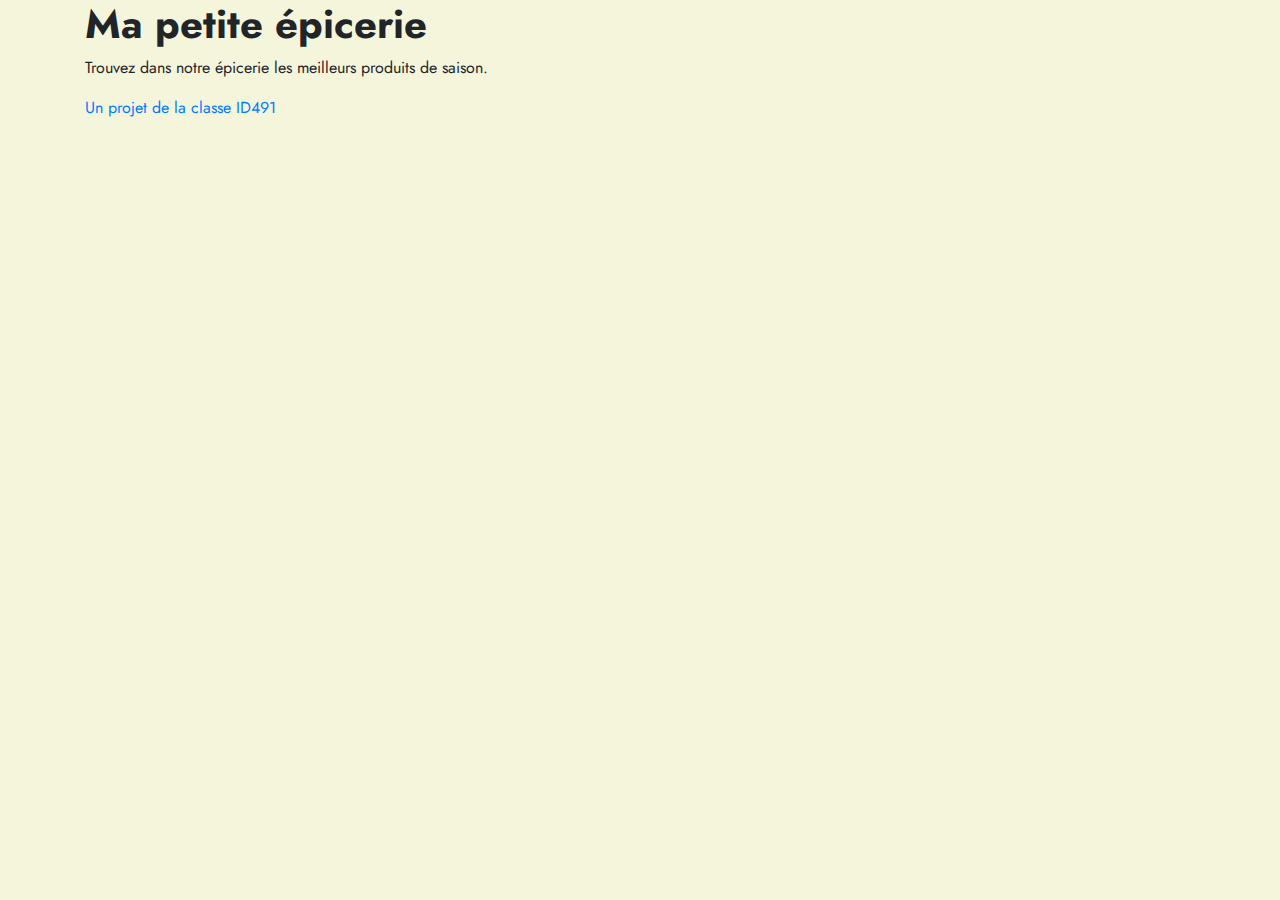
<file: index.html>
<!DOCTYPE html>
<html dir="ltr" lang="fr">

<head>
  <meta charset="utf-8">
  <title>Ma petite épicerie</title>
  <link href="https://fonts.googleapis.com/css2?family=Jost&display=swap" rel="stylesheet">
  <link href="css/bootstrap.min.css" rel="stylesheet">
  <link href="css/style.css" rel="stylesheet">
  <style>
    /* Mes styles à moi */
    body {
      background-color: beige;
      font-family: 'Jost', sans-serif;
    }
  </style>

</head>

<body>
  <div class="container">
    <header class="row" id="Titre">
      <div class="col-md-12">
        <h1>
          <b>Ma petite épicerie</b>
        </h1>
    </header>

    <section class="row" id="Histoire">
      <div class="col-md-12">
        <p>Trouvez dans notre épicerie les meilleurs produits de saison.</p>
      </div>
    </section>
    <footer class="row" id="pied">
      <div class="col-md-12">
        <a href="https://github.com/eracom-id491">Un projet de la classe ID491</a>
      </div>
    </footer>
  </div>
</body>

</html>
</file>
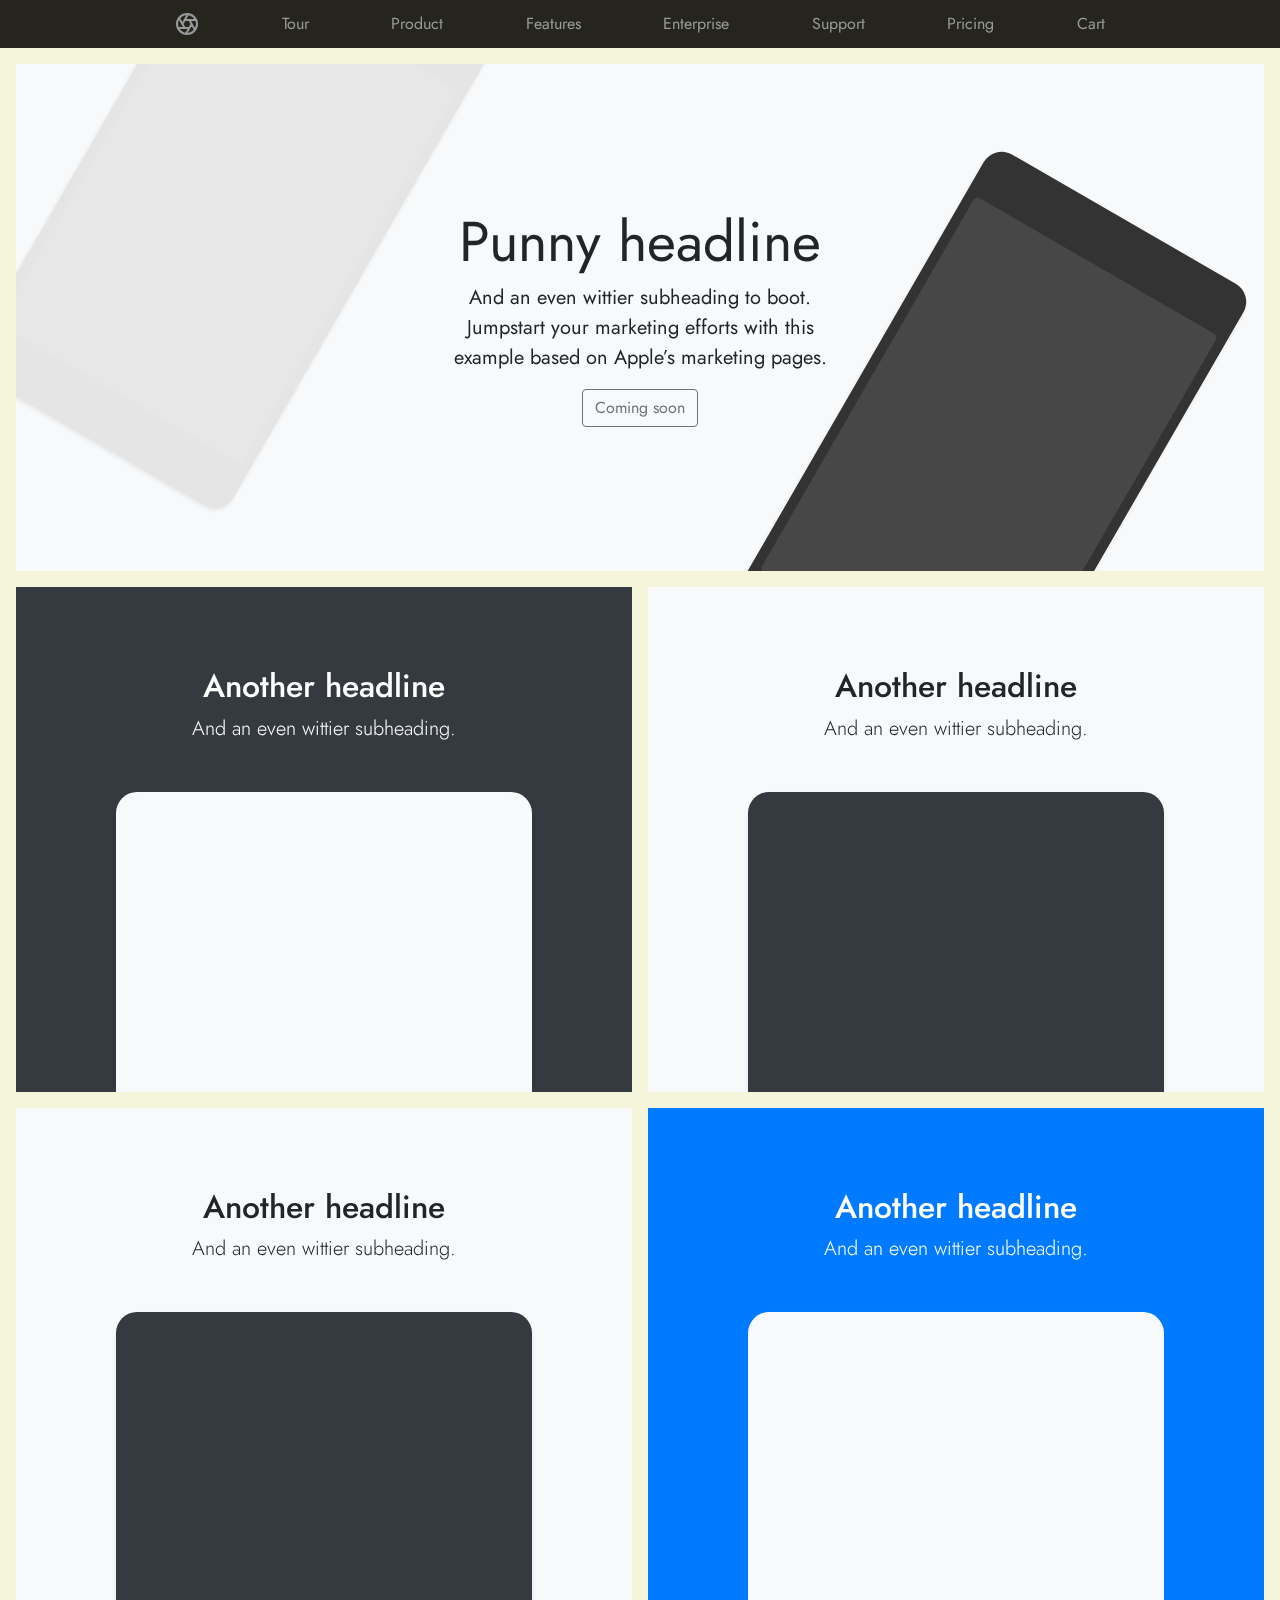
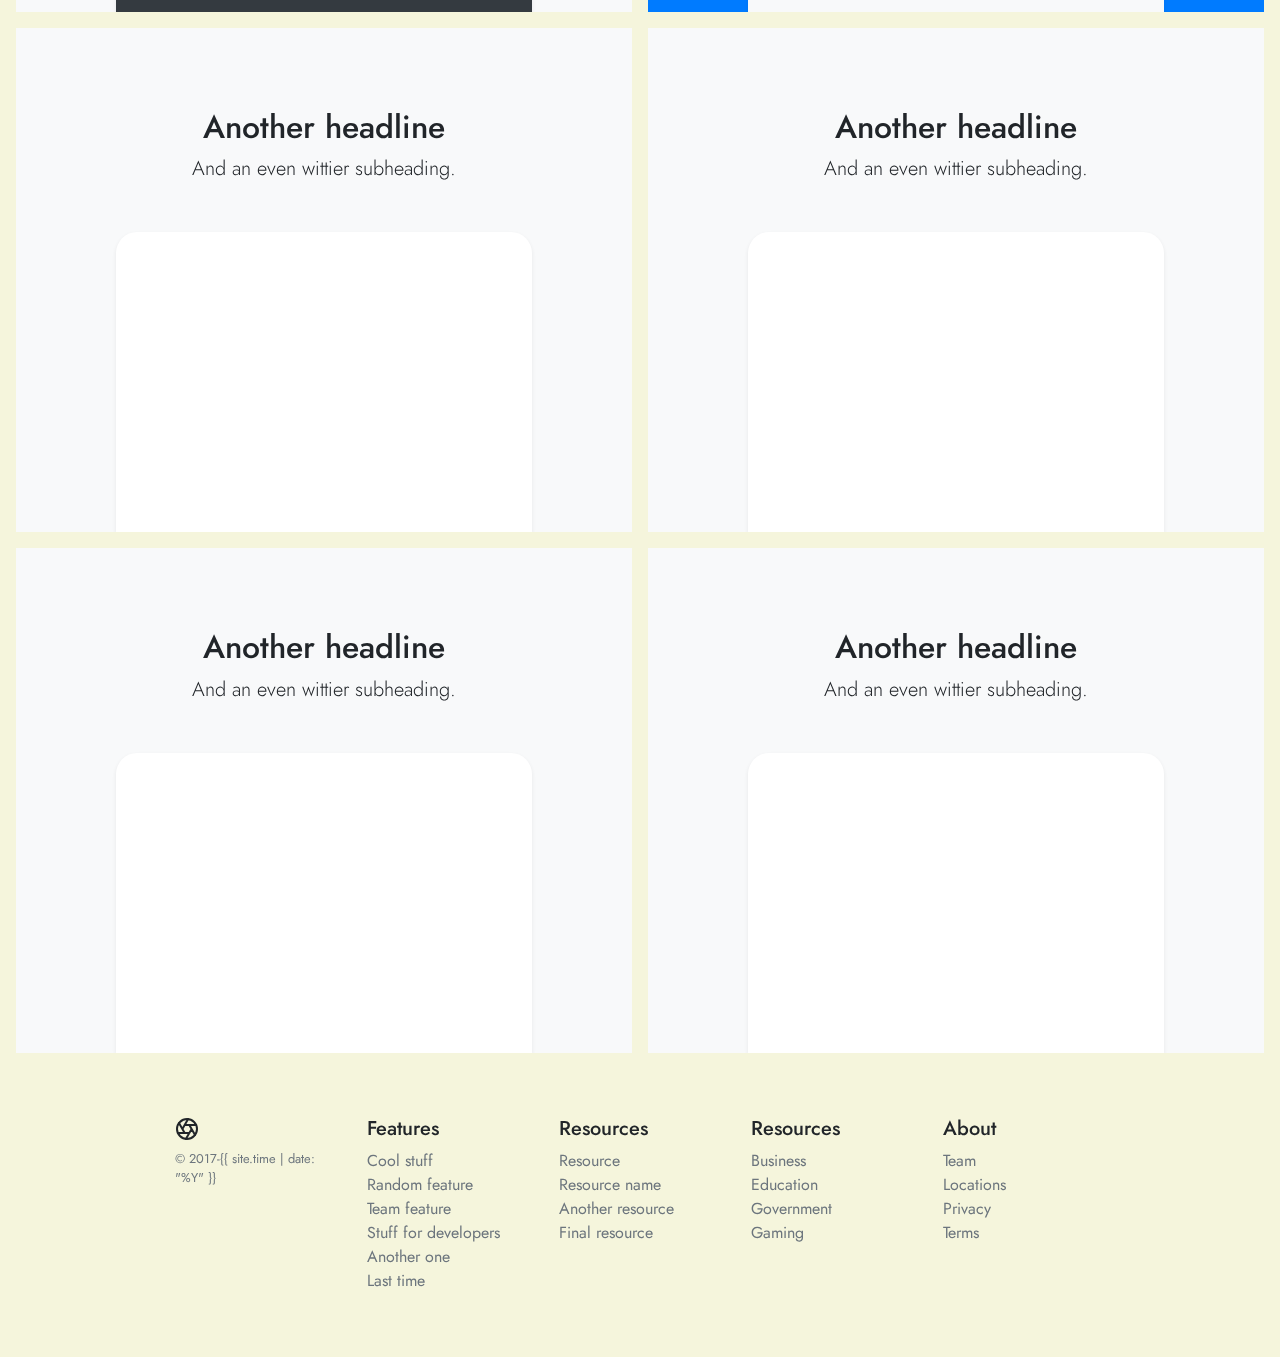
<file: product.html>
<!DOCTYPE html>
<html dir="ltr" lang="fr">

<head>
  <meta charset="utf-8">
  <title>Ma petite épicerie</title>
  <link href="https://fonts.googleapis.com/css2?family=Jost&display=swap" rel="stylesheet">
  <link href="css/bootstrap.min.css" rel="stylesheet">
  <link href="css/product.css" rel="stylesheet">
  <link href="css/style.css" rel="stylesheet">
  <style>
    /* Mes styles à moi */
    body {
      background-color: beige;
      font-family: 'Jost', sans-serif;
    }
  </style>

</head>

<body>
  <nav class="site-header sticky-top py-1">
    <div class="container d-flex flex-column flex-md-row justify-content-between">
      <a class="py-2" href="#" aria-label="Product">
        <svg xmlns="http://www.w3.org/2000/svg" width="24" height="24" fill="none" stroke="currentColor" stroke-linecap="round" stroke-linejoin="round" stroke-width="2" class="d-block mx-auto" role="img" viewBox="0 0 24 24" focusable="false"><title>Product</title><circle cx="12" cy="12" r="10"/><path d="M14.31 8l5.74 9.94M9.69 8h11.48M7.38 12l5.74-9.94M9.69 16L3.95 6.06M14.31 16H2.83m13.79-4l-5.74 9.94"/></svg>
      </a>
      <a class="py-2 d-none d-md-inline-block" href="#">Tour</a>
      <a class="py-2 d-none d-md-inline-block" href="#">Product</a>
      <a class="py-2 d-none d-md-inline-block" href="#">Features</a>
      <a class="py-2 d-none d-md-inline-block" href="#">Enterprise</a>
      <a class="py-2 d-none d-md-inline-block" href="#">Support</a>
      <a class="py-2 d-none d-md-inline-block" href="#">Pricing</a>
      <a class="py-2 d-none d-md-inline-block" href="#">Cart</a>
    </div>
  </nav>
  
  <div class="position-relative overflow-hidden p-3 p-md-5 m-md-3 text-center bg-light">
    <div class="col-md-5 p-lg-5 mx-auto my-5">
      <h1 class="display-4 font-weight-normal">Punny headline</h1>
      <p class="lead font-weight-normal">And an even wittier subheading to boot. Jumpstart your marketing efforts with this example based on Apple’s marketing pages.</p>
      <a class="btn btn-outline-secondary" href="#">Coming soon</a>
    </div>
    <div class="product-device shadow-sm d-none d-md-block"></div>
    <div class="product-device product-device-2 shadow-sm d-none d-md-block"></div>
  </div>
  
  <div class="d-md-flex flex-md-equal w-100 my-md-3 pl-md-3">
    <div class="bg-dark mr-md-3 pt-3 px-3 pt-md-5 px-md-5 text-center text-white overflow-hidden">
      <div class="my-3 py-3">
        <h2 class="display-5">Another headline</h2>
        <p class="lead">And an even wittier subheading.</p>
      </div>
      <div class="bg-light shadow-sm mx-auto" style="width: 80%; height: 300px; border-radius: 21px 21px 0 0;"></div>
    </div>
    <div class="bg-light mr-md-3 pt-3 px-3 pt-md-5 px-md-5 text-center overflow-hidden">
      <div class="my-3 p-3">
        <h2 class="display-5">Another headline</h2>
        <p class="lead">And an even wittier subheading.</p>
      </div>
      <div class="bg-dark shadow-sm mx-auto" style="width: 80%; height: 300px; border-radius: 21px 21px 0 0;"></div>
    </div>
  </div>
  
  <div class="d-md-flex flex-md-equal w-100 my-md-3 pl-md-3">
    <div class="bg-light mr-md-3 pt-3 px-3 pt-md-5 px-md-5 text-center overflow-hidden">
      <div class="my-3 p-3">
        <h2 class="display-5">Another headline</h2>
        <p class="lead">And an even wittier subheading.</p>
      </div>
      <div class="bg-dark shadow-sm mx-auto" style="width: 80%; height: 300px; border-radius: 21px 21px 0 0;"></div>
    </div>
    <div class="bg-primary mr-md-3 pt-3 px-3 pt-md-5 px-md-5 text-center text-white overflow-hidden">
      <div class="my-3 py-3">
        <h2 class="display-5">Another headline</h2>
        <p class="lead">And an even wittier subheading.</p>
      </div>
      <div class="bg-light shadow-sm mx-auto" style="width: 80%; height: 300px; border-radius: 21px 21px 0 0;"></div>
    </div>
  </div>
  
  <div class="d-md-flex flex-md-equal w-100 my-md-3 pl-md-3">
    <div class="bg-light mr-md-3 pt-3 px-3 pt-md-5 px-md-5 text-center overflow-hidden">
      <div class="my-3 p-3">
        <h2 class="display-5">Another headline</h2>
        <p class="lead">And an even wittier subheading.</p>
      </div>
      <div class="bg-white shadow-sm mx-auto" style="width: 80%; height: 300px; border-radius: 21px 21px 0 0;"></div>
    </div>
    <div class="bg-light mr-md-3 pt-3 px-3 pt-md-5 px-md-5 text-center overflow-hidden">
      <div class="my-3 py-3">
        <h2 class="display-5">Another headline</h2>
        <p class="lead">And an even wittier subheading.</p>
      </div>
      <div class="bg-white shadow-sm mx-auto" style="width: 80%; height: 300px; border-radius: 21px 21px 0 0;"></div>
    </div>
  </div>
  
  <div class="d-md-flex flex-md-equal w-100 my-md-3 pl-md-3">
    <div class="bg-light mr-md-3 pt-3 px-3 pt-md-5 px-md-5 text-center overflow-hidden">
      <div class="my-3 p-3">
        <h2 class="display-5">Another headline</h2>
        <p class="lead">And an even wittier subheading.</p>
      </div>
      <div class="bg-white shadow-sm mx-auto" style="width: 80%; height: 300px; border-radius: 21px 21px 0 0;"></div>
    </div>
    <div class="bg-light mr-md-3 pt-3 px-3 pt-md-5 px-md-5 text-center overflow-hidden">
      <div class="my-3 py-3">
        <h2 class="display-5">Another headline</h2>
        <p class="lead">And an even wittier subheading.</p>
      </div>
      <div class="bg-white shadow-sm mx-auto" style="width: 80%; height: 300px; border-radius: 21px 21px 0 0;"></div>
    </div>
  </div>
  
  <footer class="container py-5">
    <div class="row">
      <div class="col-12 col-md">
        <svg xmlns="http://www.w3.org/2000/svg" width="24" height="24" fill="none" stroke="currentColor" stroke-linecap="round" stroke-linejoin="round" stroke-width="2" class="d-block mb-2" role="img" viewBox="0 0 24 24" focusable="false"><title>Product</title><circle cx="12" cy="12" r="10"/><path d="M14.31 8l5.74 9.94M9.69 8h11.48M7.38 12l5.74-9.94M9.69 16L3.95 6.06M14.31 16H2.83m13.79-4l-5.74 9.94"/></svg>
        <small class="d-block mb-3 text-muted">&copy; 2017-{{ site.time | date: "%Y" }}</small>
      </div>
      <div class="col-6 col-md">
        <h5>Features</h5>
        <ul class="list-unstyled text-small">
          <li><a class="text-muted" href="#">Cool stuff</a></li>
          <li><a class="text-muted" href="#">Random feature</a></li>
          <li><a class="text-muted" href="#">Team feature</a></li>
          <li><a class="text-muted" href="#">Stuff for developers</a></li>
          <li><a class="text-muted" href="#">Another one</a></li>
          <li><a class="text-muted" href="#">Last time</a></li>
        </ul>
      </div>
      <div class="col-6 col-md">
        <h5>Resources</h5>
        <ul class="list-unstyled text-small">
          <li><a class="text-muted" href="#">Resource</a></li>
          <li><a class="text-muted" href="#">Resource name</a></li>
          <li><a class="text-muted" href="#">Another resource</a></li>
          <li><a class="text-muted" href="#">Final resource</a></li>
        </ul>
      </div>
      <div class="col-6 col-md">
        <h5>Resources</h5>
        <ul class="list-unstyled text-small">
          <li><a class="text-muted" href="#">Business</a></li>
          <li><a class="text-muted" href="#">Education</a></li>
          <li><a class="text-muted" href="#">Government</a></li>
          <li><a class="text-muted" href="#">Gaming</a></li>
        </ul>
      </div>
      <div class="col-6 col-md">
        <h5>About</h5>
        <ul class="list-unstyled text-small">
          <li><a class="text-muted" href="#">Team</a></li>
          <li><a class="text-muted" href="#">Locations</a></li>
          <li><a class="text-muted" href="#">Privacy</a></li>
          <li><a class="text-muted" href="#">Terms</a></li>
        </ul>
      </div>
    </div>
  </footer>
</body>

</html>
</file>
<file: css/style.css>
/* Les styles à tout le monde */

body {
	background-color: beige;
}
</file>
<file: css/product.css>
.container {
  max-width: 960px;
}

/*
 * Custom translucent site header
 */

.site-header {
  background-color: rgba(0, 0, 0, .85);
  -webkit-backdrop-filter: saturate(180%) blur(20px);
  backdrop-filter: saturate(180%) blur(20px);
}
.site-header a {
  color: #999;
  transition: ease-in-out color .15s;
}
.site-header a:hover {
  color: #fff;
  text-decoration: none;
}

/*
 * Dummy devices (replace them with your own or something else entirely!)
 */

.product-device {
  position: absolute;
  right: 10%;
  bottom: -30%;
  width: 300px;
  height: 540px;
  background-color: #333;
  border-radius: 21px;
  -webkit-transform: rotate(30deg);
  transform: rotate(30deg);
}

.product-device::before {
  position: absolute;
  top: 10%;
  right: 10px;
  bottom: 10%;
  left: 10px;
  content: "";
  background-color: rgba(255, 255, 255, .1);
  border-radius: 5px;
}

.product-device-2 {
  top: -25%;
  right: auto;
  bottom: 0;
  left: 5%;
  background-color: #e5e5e5;
}


/*
 * Extra utilities
 */

.flex-equal > * {
  -ms-flex: 1;
  flex: 1;
}
@media (min-width: 768px) {
  .flex-md-equal > * {
    -ms-flex: 1;
    flex: 1;
  }
}

.overflow-hidden { overflow: hidden; }
</file>
